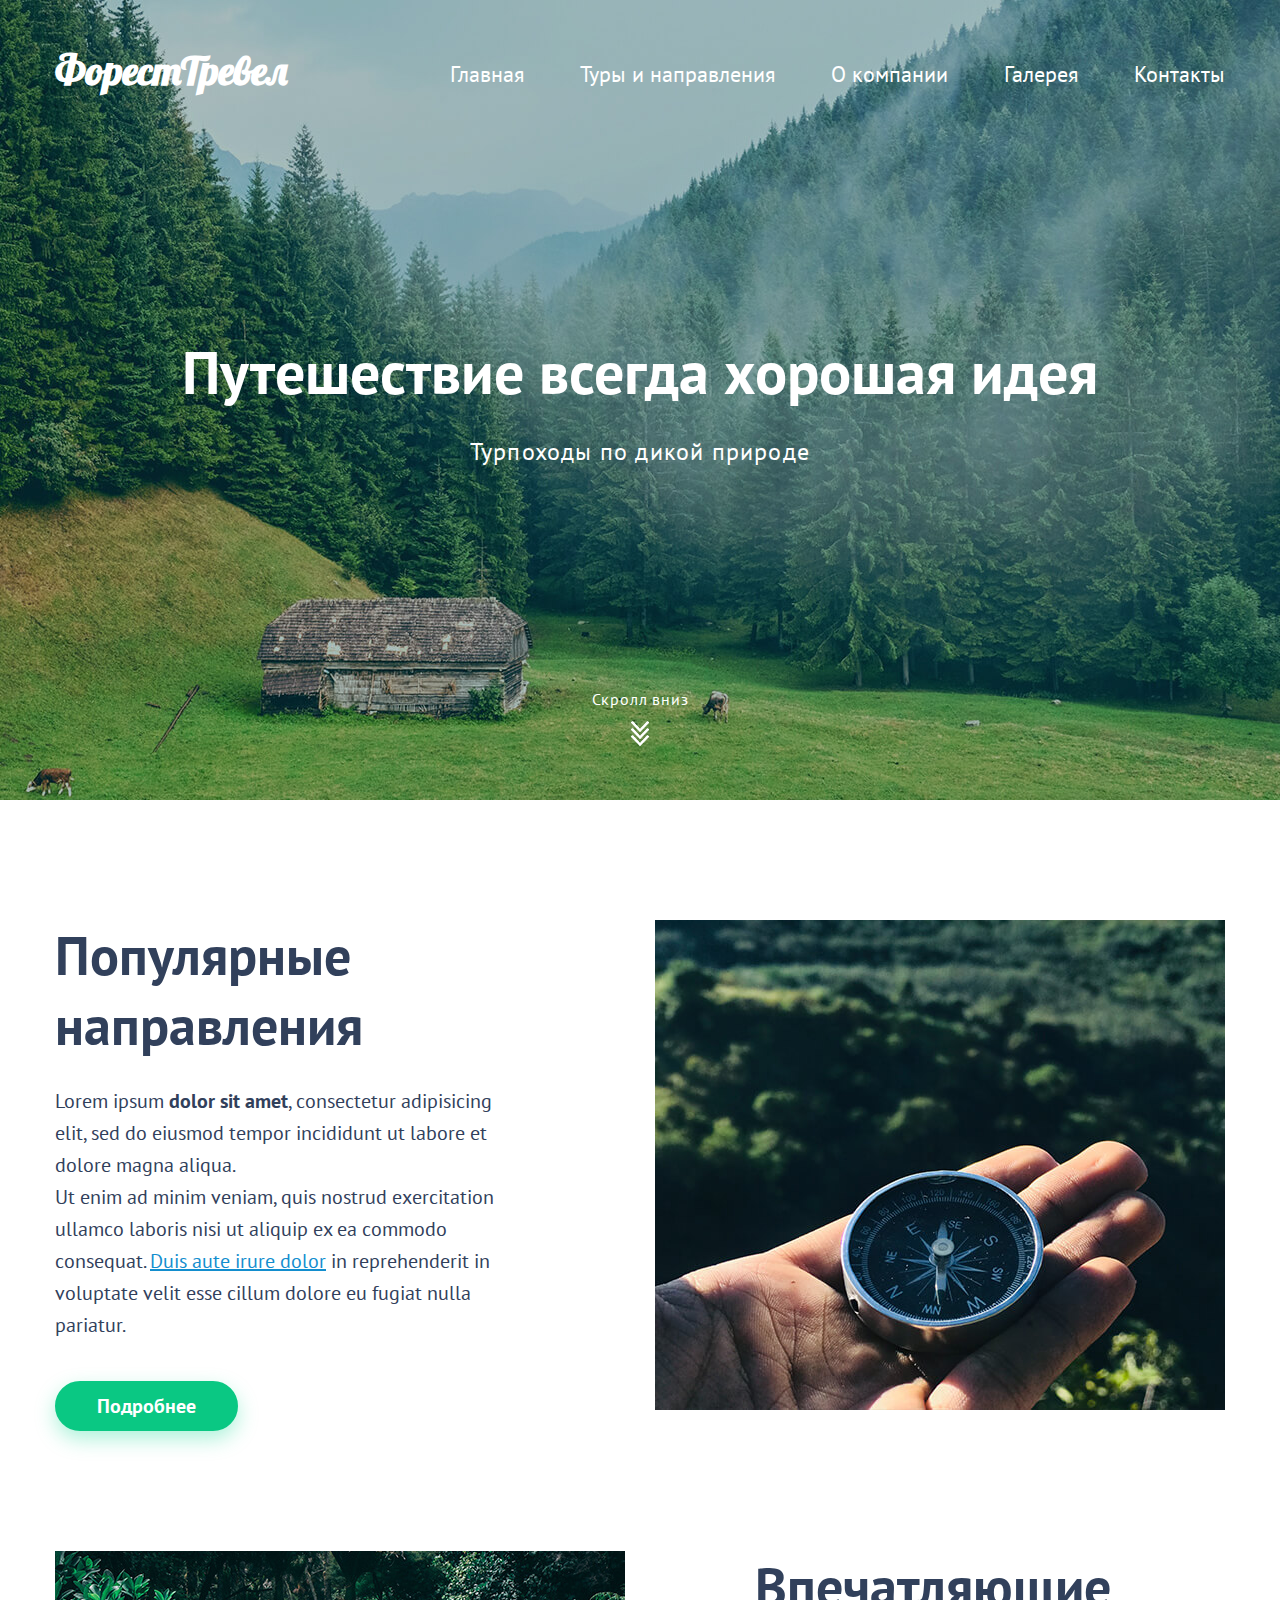
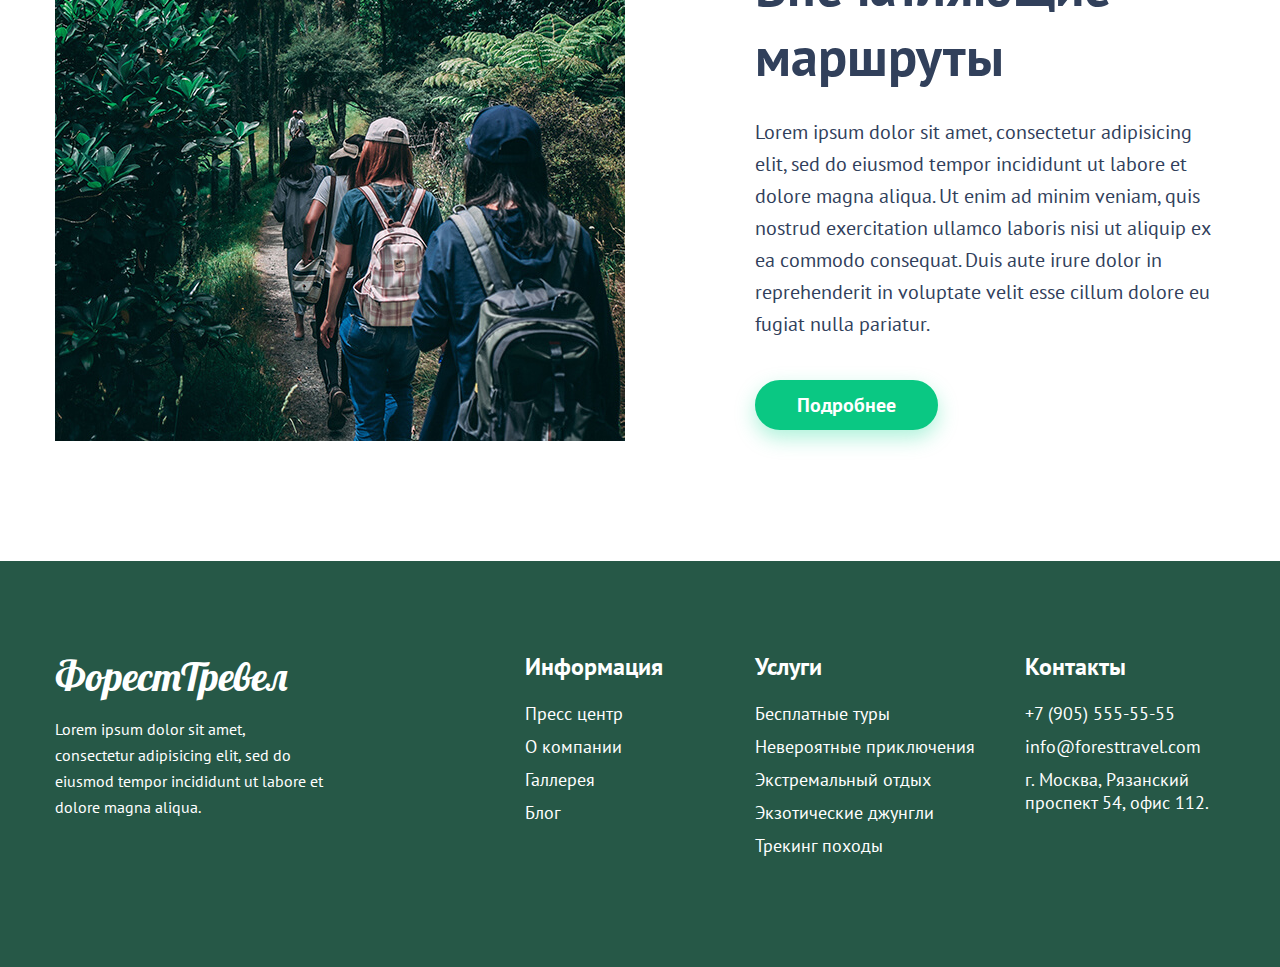
<file: docs/index.html>
<!DOCTYPE html>
<html lang="ru">
<head>
    <meta charset="UTF-8">
    <meta name="viewport" content="width=device-width, initial-scale=1.0">
    <title>ФорестТревел - Турпоходы по дикой природе</title>
    <link rel="preconnect" href="https://fonts.gstatic.com">
    <link href="https://fonts.googleapis.com/css2?family=Lobster&family=PT+Sans:ital,wght@0,400;0,700;1,400;1,700&display=swap" rel="stylesheet">

    <link rel="stylesheet" href="./css/main.css">
</head>
<body>
    <!-- header -->
    <header class="header">
        <div class="container">
            <a href="./index.html"><h1 class="logo">ФорестТревел</h1></a>
            <div class="nav">
                <a href="./index.html" class="nav-link">Главная</a>
                <a href="./tours.html" class="nav-link">Туры и направления</a>
                <a href="#" class="nav-link">О компании</a>
                <a href="#" class="nav-link">Галерея</a>
                <a href="./contacts.html" class="nav-link">Контакты</a>
            </div>
        </div>
        <div class="header-content">
            <h2 class="header-title">Путешествие всегда хорошая идея</h2>
            <h3 class="header-subtitle">Турпоходы по дикой природе</h3>
        </div>
        <div class="header-scroll">
            <div class="header-scroll-text">Скролл вниз</div>
            <a href="#popular"><img src="./img/arrow-down.png" alt="scroll icon"></a>
        </div>
    </header>
    <!-- // header -->

    <!-- content-section -->
    <main class="content-section">
        <div class="container">
            <!-- content-row -->
            <div class="content-row">
                <div class="content-description float-left">
                    <h3  class="content-title" id="popular">Популярные направления</h3>
                    <div class="content-text">
                        <p>Lorem ipsum <strong>dolor sit amet</strong>, consectetur adipisicing elit, sed do eiusmod tempor incididunt ut labore et dolore magna aliqua.</p>
                        <p> Ut enim ad minim veniam, quis nostrud exercitation ullamco laboris nisi ut aliquip ex ea commodo consequat. <a href="#">Duis aute irure dolor</a> in reprehenderit in voluptate velit esse cillum dolore eu fugiat nulla pariatur.</p>
                    </div>
                    <a href="#" class="button">Подробнее</a>
                </div>
                <div class="content-img float-right">
                    <img src="./img/img-01.jpg" alt="Популярные направления">
                </div>
            </div>
            <!-- // content-row -->
            <!-- content-row -->
            <div class="content-row">
                <div class="content-img float-left">
                    <img src="./img/img-02.jpg" alt="Впечатляющие маршруты">
                </div>
                <div class="content-description float-right">
                    <h3 class="content-title">Впечатляющие маршруты</h3>
                    <div class="content-text">
                        <p>Lorem ipsum dolor sit amet, consectetur adipisicing elit, sed do eiusmod tempor incididunt ut labore et dolore magna aliqua. Ut enim ad minim veniam, quis nostrud exercitation ullamco laboris nisi ut aliquip ex ea commodo consequat. Duis aute irure dolor in reprehenderit in voluptate velit esse cillum dolore eu fugiat nulla pariatur. </p>
                    </div>
                    <a href="#" class="button">Подробнее</a>
                </div>
            </div>
            <!-- // content-row -->
        </div>
    </main>
    <!-- // content-section -->

    <!-- footer -->
    <footer class="footer">
        <div class="container">
            <!-- footer-left -->
            <div class="footer-left">
                <div class="footer-logo">ФорестТревел</div>
                <div class="footer-about">
                    Lorem ipsum dolor sit amet, consectetur adipisicing elit, sed do eiusmod tempor incididunt ut labore et dolore magna aliqua. 
                </div>
            </div>
            <!-- // footer-left -->
            <!-- footer-right -->
            <div class="footer-right">
                <!-- footer-col -->
                <div class="footer-col footer-col-info">
                    <h4 class="footer-title">Информация</h4>
                    <ul class="footer-list">
                        <li class="footer-list-item"><a href="#">Пресс центр</a></li>
                        <li class="footer-list-item"><a href="#">О компании</a></li>
                        <li class="footer-list-item"><a href="#">Галлерея</a></li>
                        <li class="footer-list-item"><a href="#">Блог</a></li>
                    </ul>
                </div>
                <!-- // footer-col -->
                <!-- footer-col -->
                <div class="footer-col footer-col-services">
                    <h4 class="footer-title">Услуги</h4>
                    <ul class="footer-list">
                        <li class="footer-list-item"><a href="#">Бесплатные туры</a></li>
                        <li class="footer-list-item"><a href="#">Невероятные приключения</a></li>
                        <li class="footer-list-item"><a href="#">Экстремальный отдых</a></li>
                        <li class="footer-list-item"><a href="#">Экзотические джунгли</a></li>
                        <li class="footer-list-item"><a href="./article.html">Трекинг походы</a></li>
                    </ul>
                </div>
                <!-- // footer-col -->
                <!-- footer-col -->
                <div class="footer-col footer-col-contacts">
                    <h4 class="footer-title">Контакты</h4>
                    <p class="footer-list-item">+7 (905) 555-55-55</p>
                    <p class="footer-list-item">info@foresttravel.com</p>
                    <p class="footer-list-item">г. Москва, Рязанский проспект 54, офис 112.</p>
                </div>
                <!-- // footer-col -->
            </div>
            <!-- // footer-right -->
        </div>


    </footer>
    <!-- // footer -->

</body>
</html>
</file>
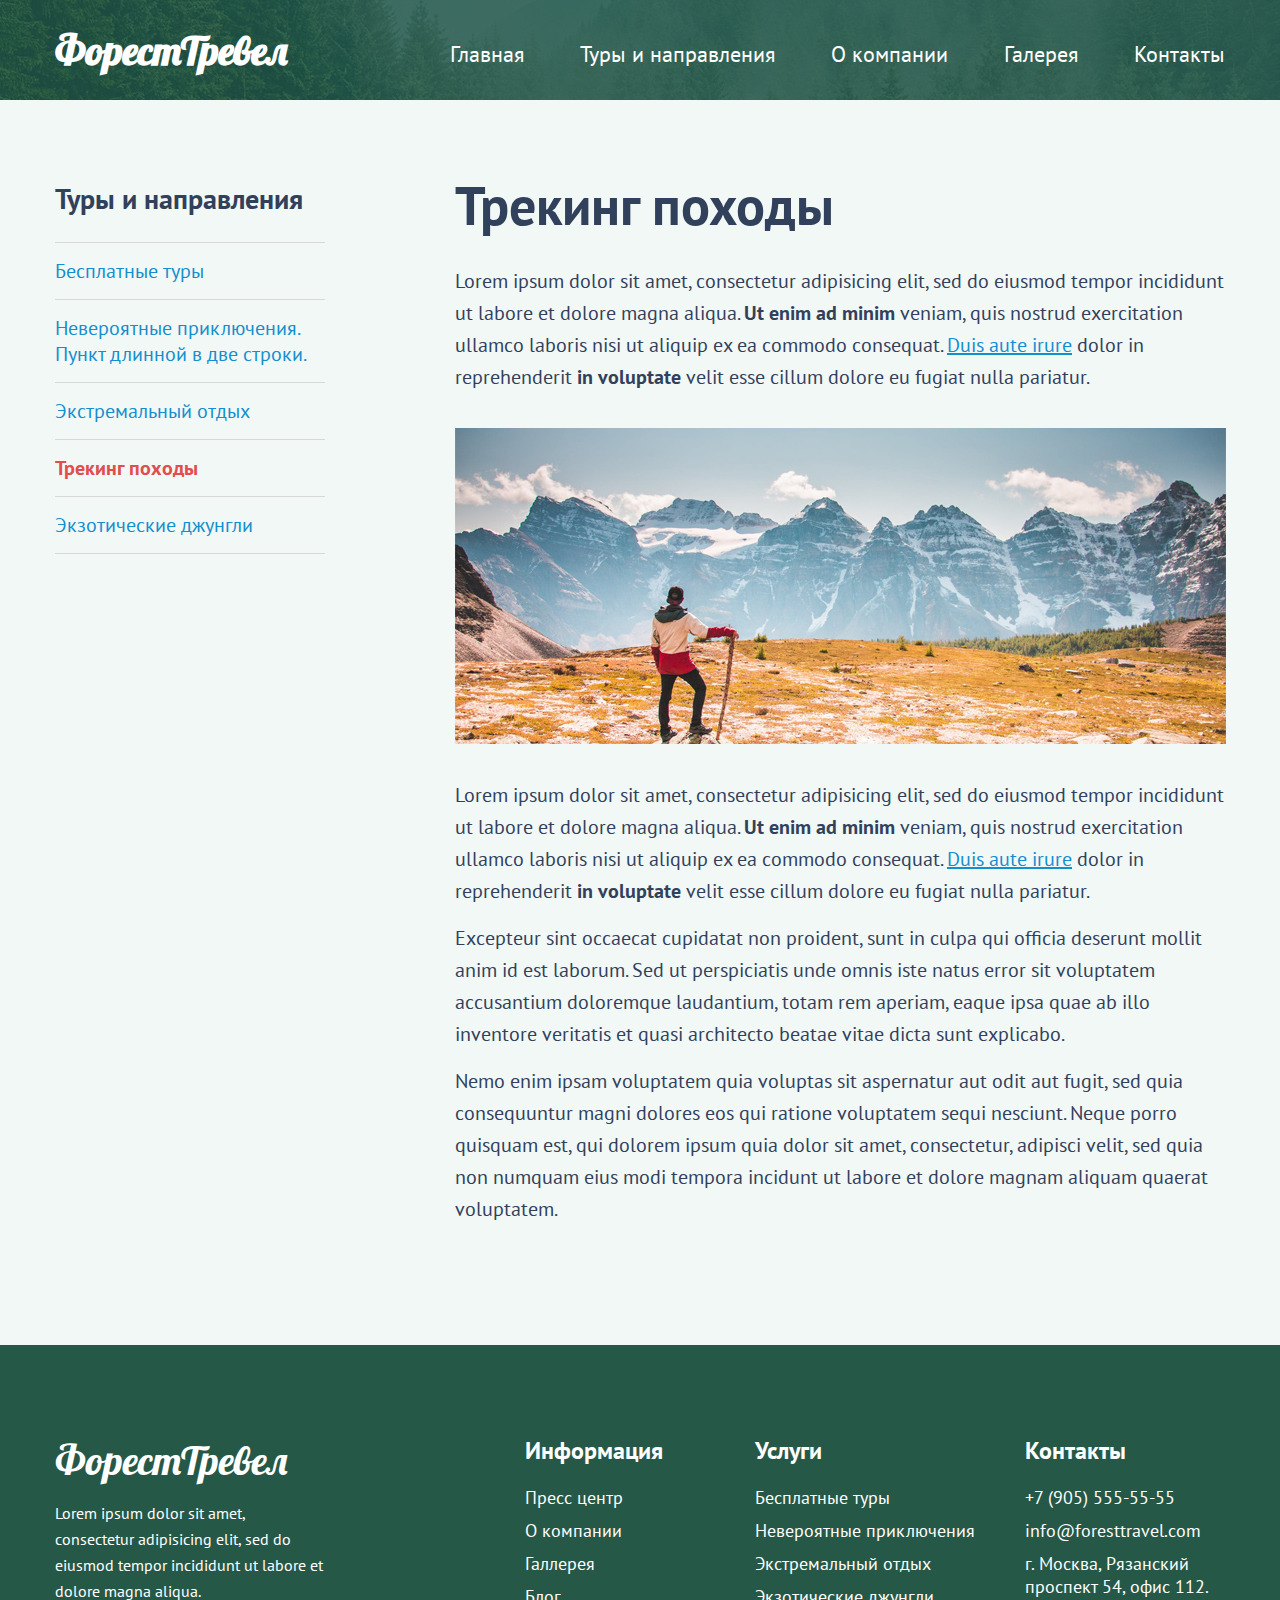
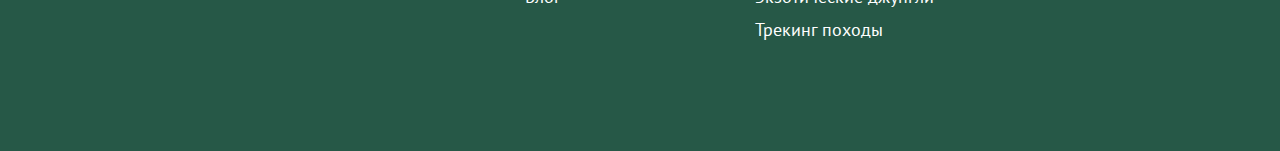
<file: docs/article.html>
<!DOCTYPE html>
<html lang="ru">
<head>
    <meta charset="UTF-8">
    <meta name="viewport" content="width=device-width, initial-scale=1.0">
    <title>Статьи - ФорестТревел</title>
    <link rel="preconnect" href="https://fonts.gstatic.com">
    <link href="https://fonts.googleapis.com/css2?family=Lobster&family=PT+Sans:ital,wght@0,400;0,700;1,400;1,700&display=swap" rel="stylesheet">

    <link rel="stylesheet" href="./css/main.css">
</head>
<body class="bg-inner">

    <!-- header inner -->
    <header class="header-inner">
        <div class="container">
            <a href="./index.html"><h2 class="logo">ФорестТревел</h2></a>
            <div class="nav">
                <a href="./index.html" class="nav-link">Главная</a>
                <a href="./tours.html" class="nav-link">Туры и направления</a>
                <a href="#" class="nav-link">О компании</a>
                <a href="#" class="nav-link">Галерея</a>
                <a href="./contacts.html" class="nav-link">Контакты</a>
            </div>
        </div>

    </header>
    <!--//  header inner -->

    <!-- section-content-inner -->
    <main class="section-content-inner">
        <div class="container">
            <div class="article-menu float-left">
                <h3>Туры и направления</h3>
                <ul>
                    <li><a href="#">Бесплатные туры</a></li>
                    <li><a href="#">Невероятные приключения.<br>Пункт длинной в две строки.</a></li>
                    <li><a href="#">Экстремальный отдых</a></li>
                    <li class="article-active"><a href="#">Трекинг походы</a></li>
                    <li><a href="#">Экзотические джунгли</a></li>
                </ul>
            </div>
            <div class="article-content float-right">
                <h3 class="content-title">Трекинг походы</h3>
                <div class="article-text">
                    <p>Lorem ipsum dolor sit amet, consectetur adipisicing elit, sed do eiusmod tempor incididunt ut labore et dolore magna aliqua. <strong>Ut enim ad minim</strong> veniam, quis nostrud exercitation ullamco laboris nisi ut aliquip ex ea commodo consequat. <a href="#">Duis aute irure</a> dolor in reprehenderit <strong>in voluptate</strong> velit esse cillum dolore eu fugiat nulla pariatur. </p>
                    <div class="article-img">
                        <img src="./img/hiking.jpg" alt="Трекинг походы">
                    </div>
                    <p>Lorem ipsum dolor sit amet, consectetur adipisicing elit, sed do eiusmod tempor incididunt ut labore et dolore magna aliqua. <strong>Ut enim ad minim</strong> veniam, quis nostrud exercitation ullamco laboris nisi ut aliquip ex ea commodo consequat. <a href="#">Duis aute irure</a> dolor in reprehenderit <strong>in voluptate</strong> velit esse cillum dolore eu fugiat nulla pariatur. </p>
                    <P>Excepteur sint occaecat cupidatat non proident, sunt in culpa qui officia deserunt mollit anim id est laborum. Sed ut perspiciatis unde omnis iste natus error sit voluptatem accusantium doloremque laudantium, totam rem aperiam, eaque ipsa quae ab illo inventore veritatis et quasi architecto beatae vitae dicta sunt explicabo. </P>
                    <P>Nemo enim ipsam voluptatem quia voluptas sit aspernatur aut odit aut fugit, sed quia consequuntur magni dolores eos qui ratione voluptatem sequi nesciunt. Neque porro quisquam est, qui dolorem ipsum quia dolor sit amet, consectetur, adipisci velit, sed quia non numquam eius modi tempora incidunt ut labore et dolore magnam aliquam quaerat voluptatem.</P>
                </div>

            </div>
        </div>
    </main>
    <!-- // section-content-inner -->

    <!-- footer -->
    <footer class="footer">
        <div class="container">
            <!-- footer-left -->
            <div class="footer-left">
                <div class="footer-logo">ФорестТревел</div>
                <div class="footer-about">
                    Lorem ipsum dolor sit amet, consectetur adipisicing elit, sed do eiusmod tempor incididunt ut labore et dolore magna aliqua. 
                </div>
            </div>
            <!-- // footer-left -->
            <!-- footer-right -->
            <div class="footer-right">
                <!-- footer-col -->
                <div class="footer-col footer-col-info">
                    <h4 class="footer-title">Информация</h4>
                    <ul class="footer-list">
                        <li class="footer-list-item"><a href="#">Пресс центр</a></li>
                        <li class="footer-list-item"><a href="#">О компании</a></li>
                        <li class="footer-list-item"><a href="#">Галлерея</a></li>
                        <li class="footer-list-item"><a href="#">Блог</a></li>
                    </ul>
                </div>
                <!-- // footer-col -->
                <!-- footer-col -->
                <div class="footer-col footer-col-services">
                    <h4 class="footer-title">Услуги</h4>
                    <ul class="footer-list">
                        <li class="footer-list-item"><a href="#">Бесплатные туры</a></li>
                        <li class="footer-list-item"><a href="#">Невероятные приключения</a></li>
                        <li class="footer-list-item"><a href="#">Экстремальный отдых</a></li>
                        <li class="footer-list-item"><a href="#">Экзотические джунгли</a></li>
                        <li class="footer-list-item"><a href="./article.html">Трекинг походы</a></li>
                    </ul>
                </div>
                <!-- // footer-col -->
                <!-- footer-col -->
                <div class="footer-col footer-col-contacts">
                    <h4 class="footer-title">Контакты</h4>
                    <p class="footer-list-item">+7 (905) 555-55-55</p>
                    <p class="footer-list-item">info@foresttravel.com</p>
                    <p class="footer-list-item">г. Москва, Рязанский проспект 54, офис 112.</p>
                </div>
                <!-- // footer-col -->
            </div>
            <!-- // footer-right -->
        </div>


    </footer>
    <!-- // footer -->

</body>
</html>
</file>
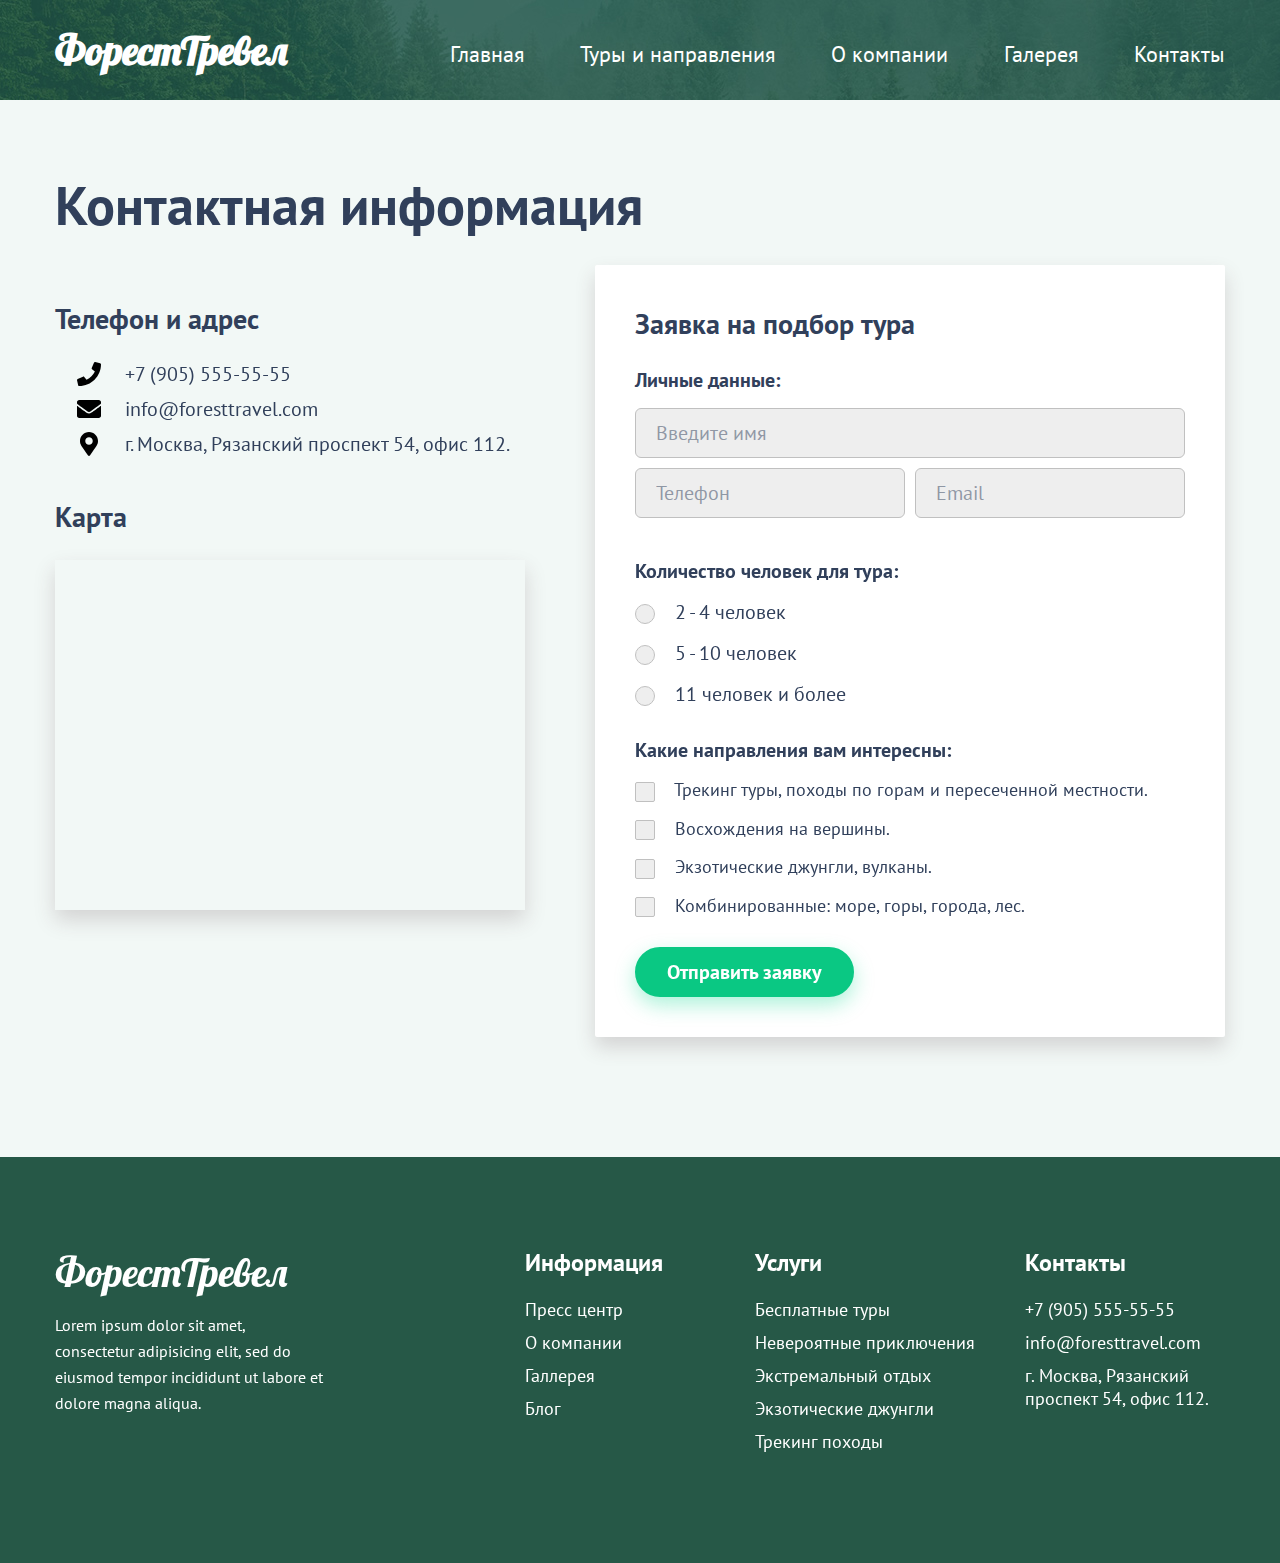
<file: docs/contacts.html>
<!DOCTYPE html>
<html lang="ru">
<head>
    <meta charset="UTF-8">
    <meta name="viewport" content="width=device-width, initial-scale=1.0">
    <title>Контакты - ФорестТревел</title>
    <link rel="preconnect" href="https://fonts.gstatic.com">
    <link href="https://fonts.googleapis.com/css2?family=Lobster&family=PT+Sans:ital,wght@0,400;0,700;1,400;1,700&display=swap" rel="stylesheet">

    <link rel="stylesheet" href="./css/main.css">
</head>
<body class="bg-inner">

    <!-- header inner -->
    <header class="header-inner">
        <div class="container">
            <a href="./index.html"><h2 class="logo">ФорестТревел</h2></a>
            <div class="nav">
                <a href="./index.html" class="nav-link">Главная</a>
                <a href="./tours.html" class="nav-link">Туры и направления</a>
                <a href="#" class="nav-link">О компании</a>
                <a href="#" class="nav-link">Галерея</a>
                <a href="./contacts.html" class="nav-link">Контакты</a>
            </div>
        </div>

    </header>
    <!--//  header inner -->

    <!-- section-content-inner -->
    <main class="section-content-inner">
        <div class="container">
            <h1 class="content-title">Контактная информация</h1>
            <div class="row">
                <!-- Адрес -->
                <div class="contacts-address">
                    <h3 class="title-medium">Телефон и адрес</h3>
                    <ul class="contacts-list">
                        <li class="contacts-list-item contacts-list-item-phone"><a href="tel:+7 (905) 555-55-55">+7 (905) 555-55-55</a></li>
                        <li class="contacts-list-item contacts-list-item-email"><a href="mailto:info@foresttravel.com">info@foresttravel.com</a></li>
                        <li class="contacts-list-item contacts-list-item-address">г. Москва, Рязанский проспект 54, офис 112.</li>
                    </ul>
                    <h3 class="title-medium">Карта</h3>
                    <div class="map-holder">
                        <iframe src="https://www.google.com/maps/embed?pb=!1m18!1m12!1m3!1d577325.3464971667!2d36.82513809290739!3d55.58152447403445!2m3!1f0!2f0!3f0!3m2!1i1024!2i768!4f13.1!3m3!1m2!1s0x46b54afc73d4b0c9%3A0x3d44d6cc5757cf4c!2z0JzQvtGB0LrQstCw!5e0!3m2!1sru!2sru!4v1605777919377!5m2!1sru!2sru" width="100%" height="100%" frameborder="0" style="border:0;" allowfullscreen="" aria-hidden="false" tabindex="0"></iframe>
                    </div>
                </div>
                <!-- // Адрес -->
                <!-- Форма обратной связи -->
                <div class="contacts-form">
                    <div class="form">
                        <h3 class="title-medium">Заявка на подбор тура</h3>
                        <!-- Группа форм ИНПУТ -->
                        <div class="formgroup">
                            <h4 class="title-micro">Личные данные:</h4>
                            <input type="text" placeholder="Введите имя" class="input">
                            <div class="row">
                                <input type="text" placeholder="Телефон" class="input input-inline">
                                <input type="text" placeholder="Email" class="input input-inline">
                            </div>
                        </div>
                        <!-- // Группа форм ИНПУТ -->
                        <!-- Группа форм РАДИО -->
                        <div class="formgroup">
                            <h4 class="title-micro">Количество человек для тура:</h4>
                            <label class="lable-radio">
                                <input type="radio" name="people-number" class="real-radio">
                                <div class="custom-radio"></div>
                                2 - 4 человек
                            </label>
                            <label class="lable-radio">
                                <input type="radio" name="people-number" class="real-radio">
                                <div class="custom-radio"></div>
                                5 - 10 человек
                            </label>
                            <label class="lable-radio">
                                <input type="radio" name="people-number" class="real-radio">
                                <div class="custom-radio"></div>
                                11 человек и более
                            </label>
                        </div>
                        <!-- // Группа форм РАДИО -->
                        <!-- Группа форм ЧЕКБОКС -->
                        <div class="formgroup">
                            <h4 class="title-micro">Какие направления вам интересны:</h4>
                            <label class="lable-checkbox">
                                <input type="checkbox" class="real-checkbox">
                                <div class="custom-checkbox"></div>
                                Трекинг туры, походы по горам и пересеченной местности.
                            </label>
                            <label class="lable-checkbox">
                                <input type="checkbox" class="real-checkbox">
                                <div class="custom-checkbox"></div>
                                Восхождения на вершины.
                            </label>
                            <label class="lable-checkbox">
                                <input type="checkbox" class="real-checkbox">
                                <div class="custom-checkbox"></div>
                                Экзотические джунгли, вулканы.
                            </label>
                            <label class="lable-checkbox">
                                <input type="checkbox" class="real-checkbox">
                                <div class="custom-checkbox"></div>
                                Комбинированные: море, горы, города, лес.
                            </label>
                        </div>
                        <!-- // Группа форм ЧЕКБОКС -->
                        <button type="submit" class="button button-form">Отправить заявку</button>
                    </div>
                </div>
                <!-- // Форма обратной связи -->
            </div>
        </div>
    </main>
    <!-- // section-content-inner -->

    <!-- footer -->
    <footer class="footer">
        <div class="container">
            <!-- footer-left -->
            <div class="footer-left">
                <div class="footer-logo">ФорестТревел</div>
                <div class="footer-about">
                    Lorem ipsum dolor sit amet, consectetur adipisicing elit, sed do eiusmod tempor incididunt ut labore et dolore magna aliqua. 
                </div>
            </div>
            <!-- // footer-left -->
            <!-- footer-right -->
            <div class="footer-right">
                <!-- footer-col -->
                <div class="footer-col footer-col-info">
                    <h4 class="footer-title">Информация</h4>
                    <ul class="footer-list">
                        <li class="footer-list-item"><a href="#">Пресс центр</a></li>
                        <li class="footer-list-item"><a href="#">О компании</a></li>
                        <li class="footer-list-item"><a href="#">Галлерея</a></li>
                        <li class="footer-list-item"><a href="#">Блог</a></li>
                    </ul>
                </div>
                <!-- // footer-col -->
                <!-- footer-col -->
                <div class="footer-col footer-col-services">
                    <h4 class="footer-title">Услуги</h4>
                    <ul class="footer-list">
                        <li class="footer-list-item"><a href="#">Бесплатные туры</a></li>
                        <li class="footer-list-item"><a href="#">Невероятные приключения</a></li>
                        <li class="footer-list-item"><a href="#">Экстремальный отдых</a></li>
                        <li class="footer-list-item"><a href="#">Экзотические джунгли</a></li>
                        <li class="footer-list-item"><a href="./article.html">Трекинг походы</a></li>
                    </ul>
                </div>
                <!-- // footer-col -->
                <!-- footer-col -->
                <div class="footer-col footer-col-contacts">
                    <h4 class="footer-title">Контакты</h4>
                    <p class="footer-list-item">+7 (905) 555-55-55</p>
                    <p class="footer-list-item">info@foresttravel.com</p>
                    <p class="footer-list-item">г. Москва, Рязанский проспект 54, офис 112.</p>
                </div>
                <!-- // footer-col -->
            </div>
            <!-- // footer-right -->
        </div>


    </footer>
    <!-- // footer -->

</body>
</html>
</file>
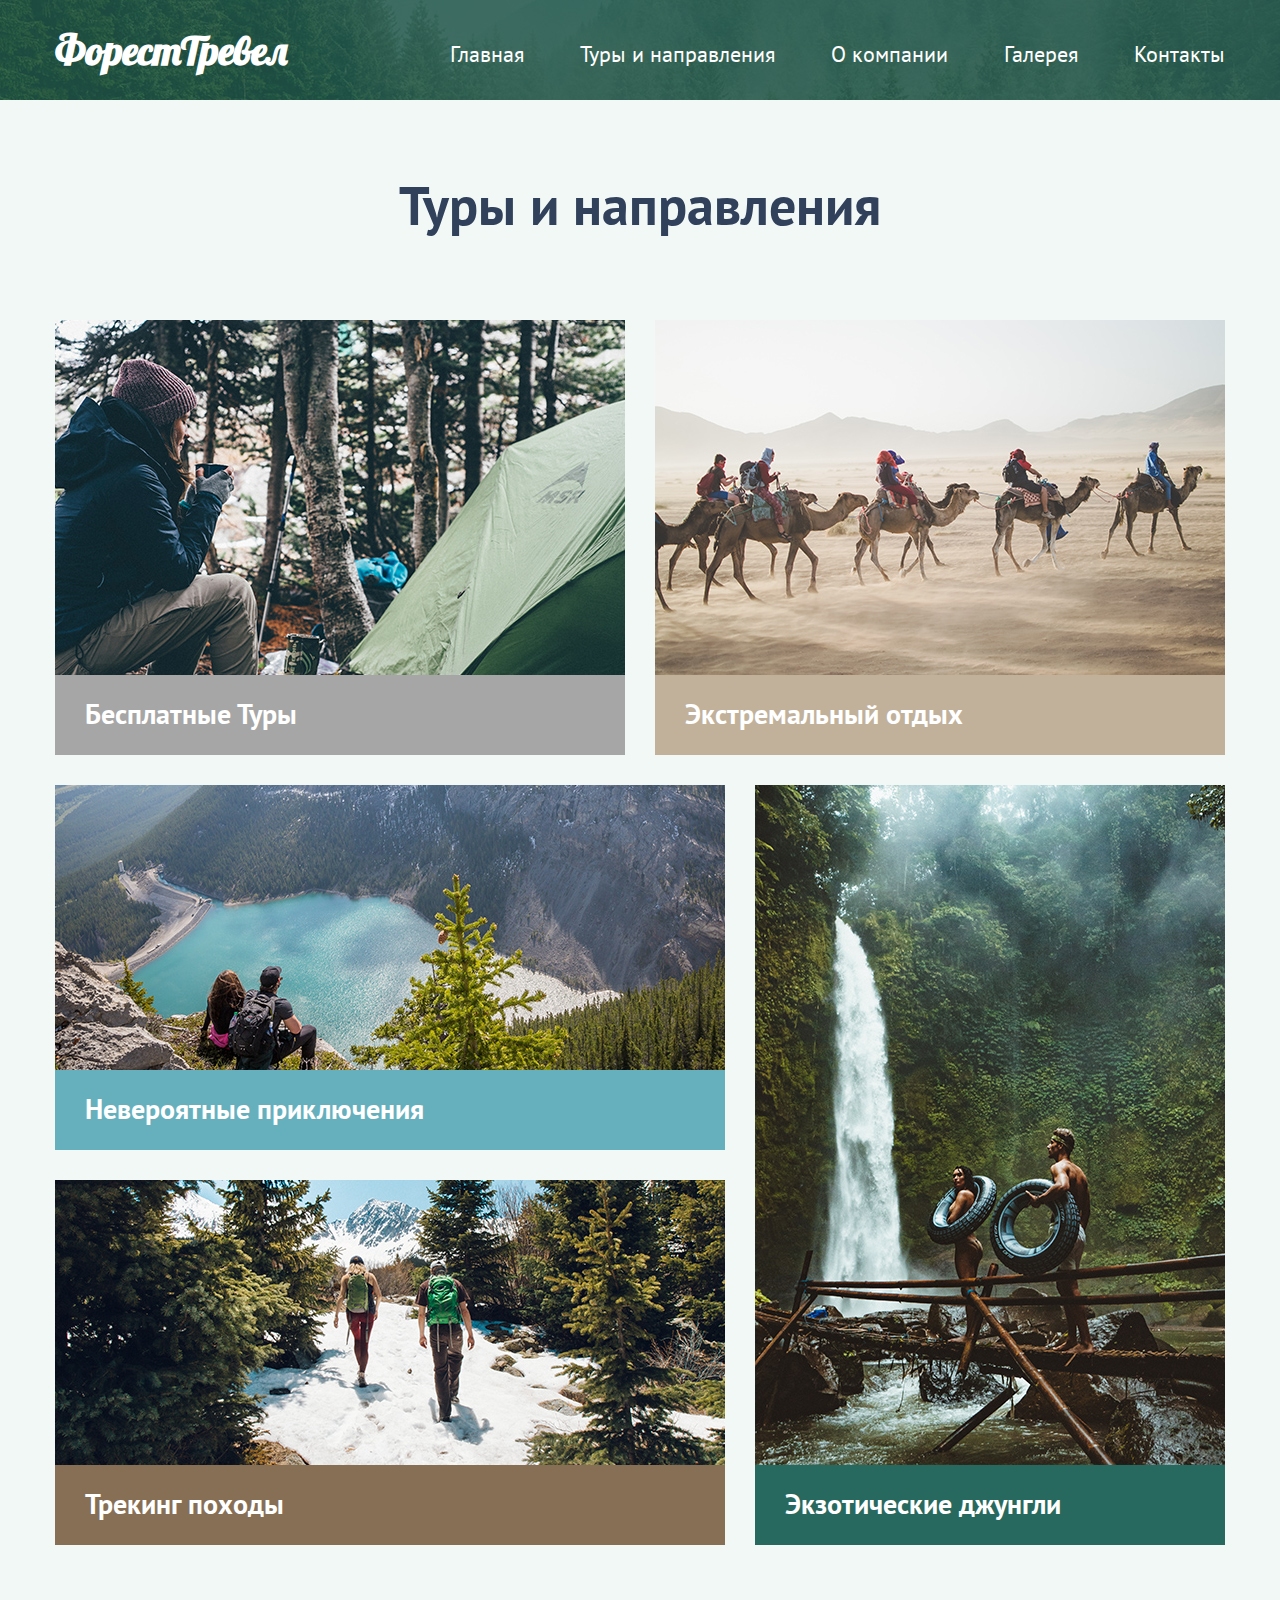
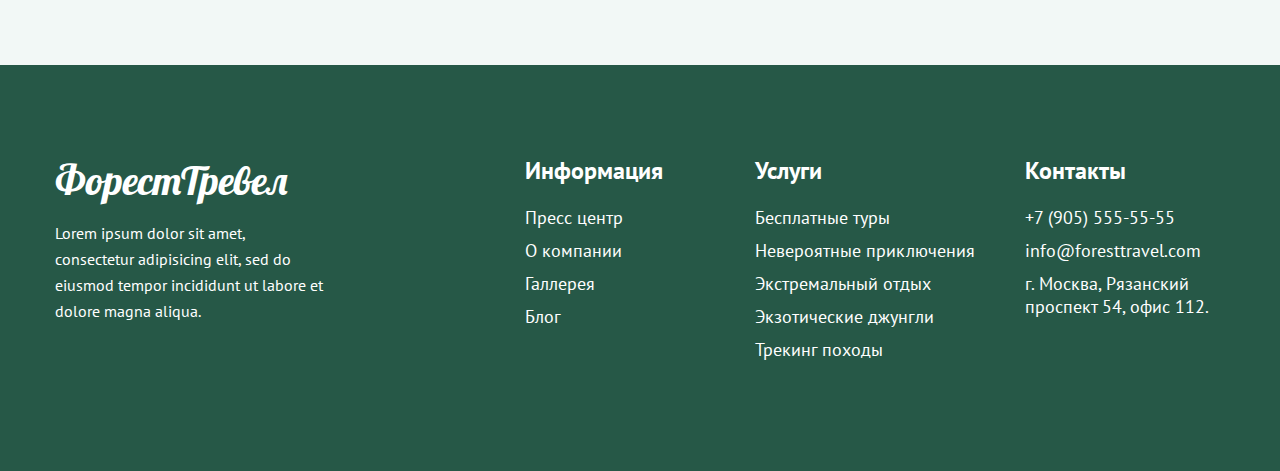
<file: docs/tours.html>
<!DOCTYPE html>
<html lang="ru">
<head>
    <meta charset="UTF-8">
    <meta name="viewport" content="width=device-width, initial-scale=1.0">
    <title>Туры и направления - ФорестТревел</title>
    <link rel="preconnect" href="https://fonts.gstatic.com">
    <link href="https://fonts.googleapis.com/css2?family=Lobster&family=PT+Sans:ital,wght@0,400;0,700;1,400;1,700&display=swap" rel="stylesheet">

    <link rel="stylesheet" href="./css/main.css">
</head>
<body class="bg-inner">

    <!-- header inner -->
    <header class="header-inner">
        <div class="container">
            <a href="./index.html"><h2 class="logo">ФорестТревел</h2></a>
            <div class="nav">
                <a href="./index.html" class="nav-link">Главная</a>
                <a href="./tours.html" class="nav-link">Туры и направления</a>
                <a href="#" class="nav-link">О компании</a>
                <a href="#" class="nav-link">Галерея</a>
                <a href="./contacts.html" class="nav-link">Контакты</a>
            </div>
        </div>

    </header>
    <!--//  header inner -->

    <!-- section-content-inner -->
    <main class="section-content-inner">
        <div class="container">
            <h1 class="content-title content-title-tours">Туры и направления</h1>
            <div class="row">
                <div class="tours-card card-free-tours float-left">
                    <a href="#">
                    <img src="./img/free-tours.jpg" alt="Бесплатные туры">
                    <h3>Бесплатные Туры</h3>
                </a>
                </div>                  
                <div class="tours-card card-extreme float-right">
                    <a href="#">
                        <img src="./img/extreme-rest-1.jpg" alt="Бесплатные туры">
                        <h3>Экстремальный отдых</h3>
                    </a>
                </div>                
            </div>
            <div class="row">
                <div class="float-left">                    
                    <div class="tours-card card-adventures">
                        <a href="#">
                            <img src="./img/incredible-adventures.jpg" alt="Бесплатные туры">
                            <h3>Невероятные приключения</h3>
                        </a>
                    </div>                    
                    <div class="tours-card card-trekking">
                        <a href="./article.html">
                            <img src="./img/trekking-hikes.jpg" alt="Бесплатные туры">
                            <h3>Трекинг походы</h3>
                        </a>
                    </div>                  
                </div>
                <div class="tours-card card-jungle float-right">
                    <a href="#">
                        <img src="./img/exotic-jungle.jpg" alt="Бесплатные туры">
                        <h3>Экзотические джунгли</h3>
                    </a>
                </div>                
            </div>
        </div>
    </main>
    <!-- // section-content-inner -->

    <!-- footer -->
    <footer class="footer">
        <div class="container">
            <!-- footer-left -->
            <div class="footer-left">
                <div class="footer-logo">ФорестТревел</div>
                <div class="footer-about">
                    Lorem ipsum dolor sit amet, consectetur adipisicing elit, sed do eiusmod tempor incididunt ut labore et dolore magna aliqua. 
                </div>
            </div>
            <!-- // footer-left -->
            <!-- footer-right -->
            <div class="footer-right">
                <!-- footer-col -->
                <div class="footer-col footer-col-info">
                    <h4 class="footer-title">Информация</h4>
                    <ul class="footer-list">
                        <li class="footer-list-item"><a href="#">Пресс центр</a></li>
                        <li class="footer-list-item"><a href="#">О компании</a></li>
                        <li class="footer-list-item"><a href="#">Галлерея</a></li>
                        <li class="footer-list-item"><a href="#">Блог</a></li>
                    </ul>
                </div>
                <!-- // footer-col -->
                <!-- footer-col -->
                <div class="footer-col footer-col-services">
                    <h4 class="footer-title">Услуги</h4>
                    <ul class="footer-list">
                        <li class="footer-list-item"><a href="#">Бесплатные туры</a></li>
                        <li class="footer-list-item"><a href="#">Невероятные приключения</a></li>
                        <li class="footer-list-item"><a href="#">Экстремальный отдых</a></li>
                        <li class="footer-list-item"><a href="#">Экзотические джунгли</a></li>
                        <li class="footer-list-item"><a href="./article.html">Трекинг походы</a></li>
                    </ul>
                </div>
                <!-- // footer-col -->
                <!-- footer-col -->
                <div class="footer-col footer-col-contacts">
                    <h4 class="footer-title">Контакты</h4>
                    <p class="footer-list-item">+7 (905) 555-55-55</p>
                    <p class="footer-list-item">info@foresttravel.com</p>
                    <p class="footer-list-item">г. Москва, Рязанский проспект 54, офис 112.</p>
                </div>
                <!-- // footer-col -->
            </div>
            <!-- // footer-right -->
        </div>


    </footer>
    <!-- // footer -->

</body>
</html>
</file>
<file: docs/css/main.css>
/* font-family: 'Lobster', cursive; */
/* font-family: 'PT Sans', sans-serif; */

* {
    box-sizing: border-box;
}

body, h1, h2, h3, h4, h5, h6, p, ul {
    margin: 0;
    padding: 0;
}

body {
    font-family: 'PT Sans', sans-serif;
    color: #31405b
}

.container {
    width: 1170px;
    margin-right: auto;
    margin-left: auto;
}

.container::after, .row::after {
    content: "";
    clear: both;
    display: table;
}

.float-left {
    float: left !important;
}

.float-right {
    float: right !important;
}

.bg-inner {
    background-color: #f2f8f6;
}

.title-medium {
    margin-bottom: 25px;
    font-size: 28px;
    font-weight: 700;
    color: #31405b;
}

.title-micro {
    margin-bottom: 15px;
    font-size: 20px;
    font-weight: 700;
}

.button {
    display: inline-block;
    background-color: #0ac883;
    padding: 0px 40px;
    height: 50px;
    border-radius: 50px;
    border: 2px solid  #0ac883;
    box-shadow: 0px 8px 20px 0px rgba(24, 219, 148, 0.35);

    font-size: 20px;
    font-weight: 700;
    line-height: 46px;
    color: #fff;
    text-decoration: none;
    transition: 0.2s ease-in;

    cursor: pointer;
}

.button:hover {
    background-color: #06744b;
    border: 2px solid #06744b;
}

.button:active {
    background-color: #08422d;
}

.button:focus {
    outline: none;
    border: 2px solid #297061;
}

/* --------------ШАПКА------------------ */

.header {
    position: relative;
    background-color: #1a4f27;
    height: 800px;
    padding-top: 45px;

    background-image: url('../img/header-bg.jpg');
    background-repeat: no-repeat;
    background-position: center;
    background-size: cover;

    color: #fff;
}

.header a {
    color: #fff;
}

.logo {
    float: left;
    width: 270px;

    font-family: 'Lobster', cursive;
    font-size: 40px;
    transition: 0.3s ease-in;
}

.logo:hover {
    transform: translate(5px, -5px);
    text-shadow: 2px 2px 20px #000;
}


.nav {
    float: right;
    width: 870px;
    padding-top: 15px;
    text-align: right;

    font-size: 22px;
}

.nav-link {
    display: inline-block;
    margin-right: 50px;
    text-decoration: none;
}

.nav-link:hover {
    text-decoration: underline;
}

.nav-link:last-child {
    margin-right: 0px;
}

.header-content {
    position: absolute;
    width: 1170px;

    top: 50%;
    left: 50%;
    transform: translate(-50%, -50%);
    text-align: center;
}

.header-title {
    margin-bottom: 25px;
    font-size: 60px;
    font-weight: 700;
}

.header-subtitle {
    font-size: 24px;
    font-weight: 400;
    letter-spacing: 0.05em;
}

.header-scroll {
    position: absolute;
    left: 50%;
    bottom: 50px;
    transform: translateX(-50%);
    width: 200px;
    text-align: center;
}

.header-scroll-text {
    margin-bottom: 12px;
    font-size: 16px;
    letter-spacing: 0.05em;
}

/* --------------ШАПКА ВНУТРЕННЯЯ------------------ */

.header-inner {
    padding: 25px 0px;
    background-color: #1a4f27;

    background-image: url(../img/header-inner-bg.jpg);
    background-repeat: no-repeat;
    background-size: cover;
    background-position: center;
}

.header-inner a {
    color: #fff;
}

/* ----------------КОНТЕНТ------------------- */

.content-section {
    padding: 120px 0;
}

.content-row {
    margin-bottom: 120px;
}

.content-row:last-child {
    margin-bottom: 0;
}

.content-row::after {
    content: "";
    clear: both;
    display: table;
}

.content-description {
    width: 470px;
}

.content-img {
    width: 570px;
}

.content-img img {
    vertical-align: top;
}

.content-title {
    margin-top: 0;
    margin-bottom: 25px;
    font-size: 54px;
    font-weight: 700;
    color: #31405b;
}

.content-text {
    margin-bottom: 40px;
}

.content-text p {
    font-size: 20px;
    line-height: 1.6;
    color: #31405b;
}

.content-text a {
    color: #138ece;
}

/* ----------------КОНТЕНТ ВНУТРЕННИЙ------------------- */

.section-content-inner {
    padding-top: 70px;
    padding-bottom: 120px;
}

/* ----------------ТУРЫ И НАПРАВЛЕНИЯ------------------- */

.content-title-tours {
    text-align: center;
    margin-bottom: 80px;
}

.section-content-inner img {
    display: block;
    height: 100%;
}

.tours-card {
    transition: transform 0.2s ease-in;
}

.tours-card a {
    display: block;
    text-decoration: none;
}

.tours-card h3 {
    height: 80px;
    padding-top: 20px;
    padding-left: 30px;

    font-size: 28px;
    font-weight: 700;
    color: #fff;
}

.tours-card-2:last-child {
    margin-bottom: 0;
}

.tours-card:hover {
    transform: translate(0px, -5px);
    box-shadow: 0px 10px 30px #000
}

.card-free-tours {
    background-color: #a6a6a6;
}

.card-extreme {
    background-color: #c1b19b;
}

.card-adventures {
    margin-top: 30px;
    margin-bottom: 30px;
    background-color: #66b0be;
}

.card-trekking {
    background-color: #876f56;
}

.card-jungle {
    margin-top: 30px;
    background-color: #27695e;
}

/* ----------------СТАТЬИ------------------- */

.article-menu {
    width: 270px;
}

.article-menu h3 {
    margin-top: 10px;
    margin-bottom: 25px;
    font-size: 28px;
    font-weight: 700;
}

.article-menu ul {
    list-style-type: none;
}

.article-menu a {
    display: block;
    padding-top: 15px;
    padding-bottom: 15px;

    text-decoration: none;
    font-size: 20px;
    line-height: 1.3;
    color: #138ece;
}

.article-menu a:hover {
    color: #e04e4e;
    font-weight: 700;
}

.article-active a {
    color: #e04e4e;
    font-weight: 700;
}

.article-active a:hover {
    color: #e04e4e;
}

.article-menu li {
    border-bottom: 1px solid #d6d9d8;
}

.article-menu li:first-child {
    border-top: 1px solid #d6d9d8;    
}

.article-content {
    width: 770px;
}

.article-text p {
    margin-bottom: 15px;
    font-size: 20px;
    line-height: 1.6;
}

.article-text p:first-child, .article-text p:last-child {
    margin-bottom: 0;
}

.article-text a {
    color: #138ece;
}

.article-img {
    padding: 35px 0;
}

/* ----------------КОНТАКТЫ------------------- */

.contacts-address {
    float: left;
    width: 470px;
    padding-top: 35px;
}

.contacts-form {
    float: right;
    width: 630px;
}

.contacts-list {
    margin-bottom: 40px;
    padding-left: 70px;
    font-size: 20px;
    line-height: 1.26;
    list-style-type: none;
}

.contacts-list-item {
    position: relative;
    margin-bottom: 10px;
}

.contacts-list-item a {
    text-decoration: none;
    color: #31405b;
}

.contacts-list-item a:hover {
    text-decoration: underline;
}

.contacts-list-item::before {
    position: absolute;
    content: "";
    width: 24px;
    height: 24px;
    top: 0;
    left: -48px;

    background-repeat: no-repeat;
    background-size: contain;
    background-position: center;
}

.contacts-list-item-phone::before {
    background-image: url(../icons/phone-solid.svg);
}

.contacts-list-item-email::before {
    background-image: url(../icons/envelope-solid.svg);
}

.contacts-list-item-address::before {
    background-image: url(../icons/map-marker-alt-solid.svg);
}

.map-holder {
    height: 350px;
    box-shadow: 0px 10px 20px 0px rgba(211, 211, 211);
}

.map-holder img {
    display: block;
}

/* ---------------------Форма---------------- */

.form {
    padding: 40px;

    background-color: #fff;
    box-shadow: 0px 10px 20px 0px rgba(211, 211, 211, 1);
    border-radius: 2px;
}

.formgroup {
    margin-bottom: 30px;
}

.input {
    width: 100%;
    height: 50px;
    padding-left: 20px;
    margin-bottom: 10px;

    background-color: #eeeeee;
    border: 1px solid #c0c0c0;
    border-radius: 6px;

    font-size: 20px;
    font-family: 'PT Sans', sans-serif;
    color: #31405b
}

.input:focus {
    outline: none;
    border: 2px solid #2ab698;
}

.input::placeholder {
    color: rgba(49, 64, 91, 0.5);
}

.input-inline {
    float: left;
    margin-right: 10px;
    width: calc(50% - 5px);
}

.input-inline:last-child {
    margin-right: 0;
}

.lable-radio {
    display: block;
    margin-bottom: 15px;
    font-size: 20px;
}

.custom-radio {
    position: relative;
    display: inline-block;
    width: 20px;
    height: 20px;
    margin-right: 15px;
    background-color: rgb(238, 238, 238);
    border: 1px solid rgb(192, 192, 192);
    border-radius: 50%;
    vertical-align: middle;
    cursor: pointer;
}

.custom-radio::before {
    content: "";
    position: absolute;
    top: 50%;
    left: 50%;
    transform: translate(-50%, -50%);
    display: block;
    width: 12px;
    height: 12px;
    background-color: #2ab698;
    border-radius: 50%;
    display: none;
}

.real-radio {
    position: absolute;
    width: 0;
    height: 0;
}

.real-radio:focus + .custom-radio {
    border: 2px solid #2ab698;
}

.real-radio:checked + .custom-radio::before {
    display: block;
}

.lable-checkbox {
    display: block;
    margin-bottom: 15px;
    font-size: 18px;
}

.real-checkbox {
    position: absolute;
    width: 0;
    height: 0;
}

.custom-checkbox {
    position: relative;
    display: inline-block;
    width: 20px;
    height: 20px;
    margin-right: 15px;
    background-color: rgb(238, 238, 238);
    border: 1px solid rgb(192, 192, 192);
    border-radius: 2px;
    vertical-align: middle;
    cursor: pointer;
}

.custom-checkbox::before {
    position: absolute;
    top: 0;
    left: 0;
    right: 0;
    bottom: 0;
    margin: auto;

    content: "";
    display: block;
    width: 15px;
    height: 12px;

    background-image: url(../icons/check-solid.svg);
    background-size: contain;
    background-position: center;
    background-repeat: no-repeat;

    display: none;
}

.real-checkbox:focus + .custom-checkbox {
    border: 2px solid #2ab698;
}

.real-checkbox:checked + .custom-checkbox::before {
    display: block;
}

.button-form {
    padding: 0 30px;
    font-family: 'PT Sans', sans-serif;
}

/* ---------------------ПОДВАЛ---------------- */

.footer {
    background-color: #265847;
    padding-top: 90px;
    padding-bottom: 100px;
    color: #fff;
}

.footer-left {
    float: left;
    width: 270px;
}

.footer-right {
    float: right;
    max-width: 870px;
}

.footer-right::after {
    content: "";
    clear: both;
    display: table;
}

.footer-logo {
    margin-bottom: 15px;
    font-family: 'Lobster', cursive;
    font-size: 40px;
}

.footer-about {
    font-size: 16px;
    line-height: 1.625;
}

.footer-col {
    float: left;
    font-size: 18px;
    margin-right: 30px;
}

.footer-col:last-child {
    margin-right: 0;
}

.footer-col-info {
    width: 200px;
}

.footer-col-services {
    width: 240px;
}

.footer-col-contacts {
    width: 200px;
}

.footer-title {
    margin-bottom: 20px;
    font-size: 24px;
    font-weight: 700;
}

.footer-list{
    list-style-type: none;
}

.footer-list-item {
    margin-bottom: 10px;
}

.footer-list-item a {
    color: #fff;
    text-decoration: none;
}

.footer-list-item a:hover {
    text-decoration: underline;
}
</file>
